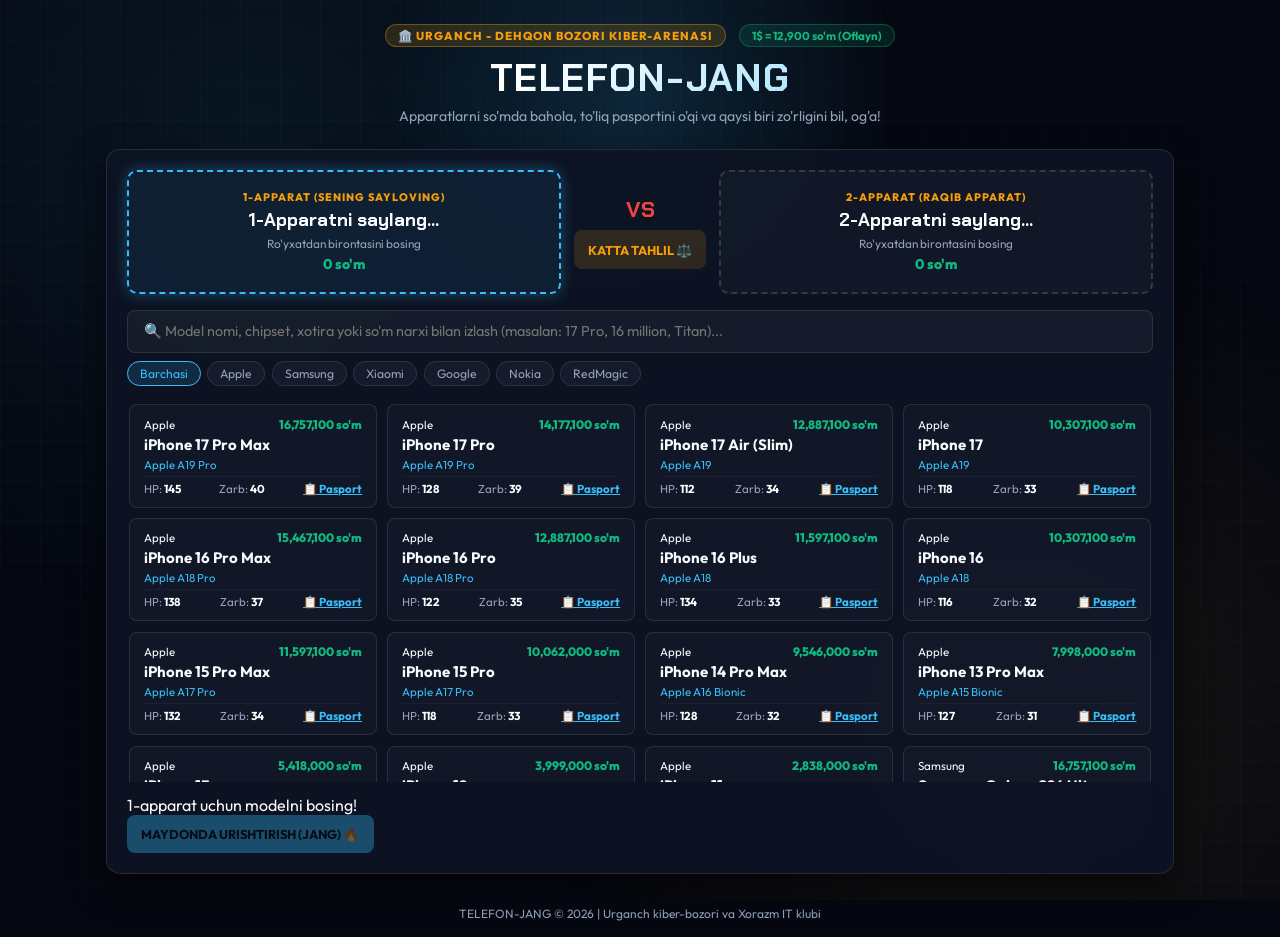
<file: static/index.html>
<!DOCTYPE html>
<html lang="uz">
<head>
  <meta charset="UTF-8">
  <meta name="viewport" content="width=device-width, initial-scale=1.0">
  <title>TELEFON-JANG | Urganch Dehqon Bozori Kiber Arenasi</title>
  <link rel="stylesheet" href="style.css">
  <link rel="preconnect" href="https://fonts.googleapis.com">
  <link rel="preconnect" href="https://fonts.gstatic.com" crossorigin>
  <link href="https://fonts.googleapis.com/css2?family=Chakra+Petch:wght@600;700;800&family=Outfit:wght@400;500;600;700;800&display=swap" rel="stylesheet">
</head>
<body>
  <div class="bg-khiva-pattern"></div>
  <div class="bg-glow"></div>
  
  <header class="app-header">
    <div class="header-top">
      <span class="badge">🏛️ URGANCH - DEHQON BOZORI KIBER-ARENASI</span>
      <span class="live-rate" id="usd-rate-badge">1$ = ... so'm</span>
    </div>
    <h1>TELEFON-JANG</h1>
    <p class="subtitle">Apparatlarni so'mda bahola, to'liq pasportini o'qi va qaysi biri zo'rligini bil, og'a!</p>
  </header>

  <main class="container">
    <!-- 1-BOSQICH: SAYLASH VA SOLISHTIRISH -->
    <section id="selection-phase" class="card">
      <div class="selection-slots">
        <div class="slot-card active-slot" id="slot-p1" onclick="setPickingSlot(1)">
          <span class="slot-badge">1-APPARAT (SENING SAYLOVING)</span>
          <h3 id="slot-name-p1">1-Apparatni saylang...</h3>
          <p id="slot-specs-p1" class="slot-sub">Ro'yxatdan birontasini bosing</p>
          <div id="slot-price-p1" class="slot-price-tag">0 so'm</div>
          <div class="slot-actions">
            <button class="btn-micro" id="btn-view-p1" onclick="event.stopPropagation(); openFullPassport(p1)" style="display:none;">📋 To'liq pasportini ko'rish</button>
          </div>
        </div>

        <div class="slot-vs">
          <span>VS</span>
          <button id="btn-compare-now" class="btn btn-compare" disabled>KATTA TAHLIL ⚖️</button>
        </div>

        <div class="slot-card" id="slot-p2" onclick="setPickingSlot(2)">
          <span class="slot-badge">2-APPARAT (RAQIB APPARAT)</span>
          <h3 id="slot-name-p2">2-Apparatni saylang...</h3>
          <p id="slot-specs-p2" class="slot-sub">Ro'yxatdan birontasini bosing</p>
          <div id="slot-price-p2" class="slot-price-tag">0 so'm</div>
          <div class="slot-actions">
            <button class="btn-micro" id="btn-view-p2" onclick="event.stopPropagation(); openFullPassport(p2)" style="display:none;">📋 To'liq pasportini ko'rish</button>
          </div>
        </div>
      </div>

      <!-- SOLISHTIRUV NATIJASI (QAYSI BIRI ZO'R?) -->
      <div id="comparison-box" class="comparison-box hidden">
        <div class="comp-head">
          <h4>⚖️ URGANCH BOZORI XULOSASI: QAYSI APPARAT ZO'R?</h4>
          <span id="verdict-tag" class="verdict-pill">Tahlil</span>
        </div>
        <div class="comp-grid" id="comp-details"></div>
      </div>

      <!-- Qidiruv va Filter -->
      <div class="filter-bar">
        <input type="text" id="search-box" placeholder="🔍 Model nomi, chipset, xotira yoki so'm narxi bilan izlash (masalan: 17 Pro, 16 million, Titan)..." autocomplete="off">
        <div class="brand-chips" id="brand-filters">
          <button class="chip-btn active" data-brand="all">Barchasi</button>
          <button class="chip-btn" data-brand="Apple">Apple</button>
          <button class="chip-btn" data-brand="Samsung">Samsung</button>
          <button class="chip-btn" data-brand="Xiaomi">Xiaomi</button>
          <button class="chip-btn" data-brand="Google">Google</button>
          <button class="chip-btn" data-brand="Nokia">Nokia</button>
          <button class="chip-btn" data-brand="Nubia">RedMagic</button>
        </div>
      </div>

      <!-- Ixcham Ro'yxat -->
      <div id="phone-grid" class="phone-compact-grid"></div>

      <div class="start-bar">
        <div id="selected-summary">1-apparat uchun modelni bosing!</div>
        <button id="btn-fight-start" class="btn btn-primary" disabled>MAYDONDA URISHTIRISH (JANG) 🔥</button>
      </div>
    </section>

    <!-- 2-BOSQICH: JANG ARENASI -->
    <section id="battle-phase" class="card hidden">
      <div class="arena-header">
        <div class="turn-indicator" id="turn-indicator">Navbat: 1-Ishtirokchida</div>
        <button id="btn-change-phone" class="btn-link">← Boshqa apparat saylash</button>
      </div>

      <div class="battlefield">
        <!-- 1-Apparat -->
        <div class="fighter-box p1" id="p1-box">
          <div class="fighter-top-row">
            <span class="fighter-role">1-APPARAT</span>
            <span class="fighter-price" id="p1-price">0 so'm</span>
          </div>
          <h3 id="p1-name" class="fighter-name">-</h3>
          <div class="chip-badge" id="p1-chip">-</div>
          
          <div class="stat-wrapper">
            <div class="stat-info"><span>🔋 Zaryad (HP):</span><span id="p1-hp-text">0/0</span></div>
            <div class="stat-track"><div id="p1-hp-bar" class="stat-fill hp-p1"></div></div>
          </div>

          <div class="stat-wrapper">
            <div class="stat-info"><span>⚡ Ulta quvvati:</span><span id="p1-energy-text">0%</span></div>
            <div class="stat-track"><div id="p1-energy-bar" class="stat-fill energy-fill"></div></div>
          </div>

          <div class="full-specs-table">
            <div class="spec-cell"><span>⚡ Zarb:</span><b id="p1-attack">0</b></div>
            <div class="spec-cell"><span>🛡 Himoya:</span><b id="p1-defense">0</b></div>
            <div class="spec-cell"><span>🔋 Batareya:</span><b id="p1-battery">-</b></div>
            <div class="spec-cell"><span>⚡ Zaryadlash:</span><b id="p1-charging">-</b></div>
            <div class="spec-cell"><span>📺 Ekran:</span><b id="p1-screen">-</b></div>
            <div class="spec-cell"><span>📷 Kamera:</span><b id="p1-camera">-</b></div>
            <div class="spec-cell"><span>🌡 Harorat:</span><b id="p1-temp">36°C</b></div>
            <div class="spec-cell"><span>🏗 Material:</span><b id="p1-mat">-</b></div>
          </div>
        </div>

        <!-- 2-Apparat -->
        <div class="fighter-box p2" id="p2-box">
          <div class="fighter-top-row">
            <span class="fighter-role">2-APPARAT</span>
            <span class="fighter-price" id="p2-price">0 so'm</span>
          </div>
          <h3 id="p2-name" class="fighter-name">-</h3>
          <div class="chip-badge" id="p2-chip">-</div>
          
          <div class="stat-wrapper">
            <div class="stat-info"><span>🔋 Zaryad (HP):</span><span id="p2-hp-text">0/0</span></div>
            <div class="stat-track"><div id="p2-hp-bar" class="stat-fill hp-p2"></div></div>
          </div>

          <div class="stat-wrapper">
            <div class="stat-info"><span>⚡ Ulta quvvati:</span><span id="p2-energy-text">0%</span></div>
            <div class="stat-track"><div id="p2-energy-bar" class="stat-fill energy-fill"></div></div>
          </div>

          <div class="full-specs-table">
            <div class="spec-cell"><span>⚡ Zarb:</span><b id="p2-attack">0</b></div>
            <div class="spec-cell"><span>🛡 Himoya:</span><b id="p2-defense">0</b></div>
            <div class="spec-cell"><span>🔋 Batareya:</span><b id="p2-battery">-</b></div>
            <div class="spec-cell"><span>⚡ Zaryadlash:</span><b id="p2-charging">-</b></div>
            <div class="spec-cell"><span>📺 Ekran:</span><b id="p2-screen">-</b></div>
            <div class="spec-cell"><span>📷 Kamera:</span><b id="p2-camera">-</b></div>
            <div class="spec-cell"><span>🌡 Harorat:</span><b id="p2-temp">36°C</b></div>
            <div class="spec-cell"><span>🏗 Material:</span><b id="p2-mat">-</b></div>
          </div>
        </div>
      </div>

      <!-- Taktik Harakatlar -->
      <div class="actions-panel">
        <button id="btn-attack" class="btn btn-attack">💥 GULLATIB URISH</button>
        <button id="btn-crit" class="btn btn-crit">🚀 OVERCLOCK (Kuchli zarb)</button>
        <button id="btn-cool" class="btn btn-cool">❄️ KULER QO'YISH (Sovutish)</button>
        <button id="btn-charge" class="btn btn-charge">🔌 PAYNETDAN PUL SOLISH (+HP)</button>
        <button id="btn-ulta" class="btn btn-ulta" disabled>🔥 TARAS-QARS ULTA (100%)</button>
      </div>

      <div class="commentary-box">
        <div class="commentary-header">Arena ovozi:</div>
        <p id="commentary-text">Maydon qizimoqda! 1-apparat, zarbani boshla og'a!</p>
      </div>
    </section>
  </main>

  <!-- KATTA PASPORT (TELEFON HAQIDA TO'LIQ MA'LUMOT SAHIFASI) -->
  <div id="modal-passport" class="modal-overlay hidden">
    <div class="modal-passport-box">
      <div class="passport-header">
        <div>
          <span class="passport-tag" id="pass-brand">Brend</span>
          <h2 id="pass-title">Telefon Nomi</h2>
          <div class="pass-prices">
            <span class="pass-usd" id="pass-usd">$0</span>
            <span class="pass-uzs" id="pass-uzs">0 so'm</span>
          </div>
        </div>
        <button class="modal-close-x" onclick="closePassport()">&times;</button>
      </div>

      <div class="passport-scroll-body">
        <!-- Bozor Usta Xulosasi (Xorazmcha) -->
        <div class="vibe-banner">
          <div class="vibe-title">🏛️ URGANCH BOZORI USTALARI XULOSASI:</div>
          <p id="pass-vibe" class="vibe-content">-</p>
        </div>

        <!-- 8 ta bo'limdan iborat to'liq ilmiy jadval -->
        <div class="passport-grid">
          <div class="pass-card">
            <h4>⚙️ Protsessor va Grafika</h4>
            <p id="pass-chip">-</p>
          </div>
          <div class="pass-card">
            <h4>💾 Xotira & Tezkor Xotira (RAM)</h4>
            <p id="pass-ram-storage">-</p>
          </div>
          <div class="pass-card">
            <h4>📺 Displey va Ko'z Himoyasi</h4>
            <p id="pass-screen">-</p>
          </div>
          <div class="pass-card">
            <h4>📷 Kameralar Majmuasi</h4>
            <p id="pass-camera">-</p>
          </div>
          <div class="pass-card">
            <h4>🔋 Akkumulyator & Zaryadlash</h4>
            <p id="pass-battery">-</p>
          </div>
          <div class="pass-card">
            <h4>🏗 Korpus, Material & Suvdan Himoya</h4>
            <p id="pass-materials">-</p>
          </div>
          <div class="pass-card">
            <h4>⚖️ Vazni & Gabarit O'lchami</h4>
            <p id="pass-dimensions">-</p>
          </div>
          <div class="pass-card">
            <h4>🛡 Jangona Ko'rsatkichlar</h4>
            <p id="pass-combat-stats">-</p>
          </div>
        </div>
      </div>

      <div class="passport-footer">
        <button class="btn btn-secondary" onclick="closePassport()">YOPISH ✖</button>
        <button class="btn btn-primary" id="btn-pick-from-modal">SHU APPARATNI SAYLASH ✅</button>
      </div>
    </div>
  </div>

  <!-- G'ALABA TAHLIL MODALI -->
  <div id="modal-verdict" class="modal-overlay hidden">
    <div class="modal-content">
      <div class="verdict-header">
        <span class="trophy-icon">🏆</span>
        <h2 id="verdict-winner-name">G'alaba!</h2>
        <span class="verdict-score" id="verdict-vs-text">-</span>
      </div>
      <div class="verdict-body">
        <h4 class="verdict-subtitle">NIMA SABABDAN YUTDI? (TEXNIK TAHLIL)</h4>
        <ul id="verdict-reasons" class="verdict-list"></ul>
      </div>
      <div class="verdict-footer">
        <button id="btn-play-again" class="btn btn-primary" style="width: 100%;">QAYTA SOLISHTIRISH / JANG 🔄</button>
      </div>
    </div>
  </div>

  <footer class="app-footer">
    <p>TELEFON-JANG &copy; 2026 | Urganch kiber-bozori va Xorazm IT klubi</p>
  </footer>

  <script src="script.js"></script>
</body>
</html>
</file>
<file: static/style.css>
:root {
  --bg: #050811;
  --card-bg: rgba(13, 20, 36, 0.94);
  --border: rgba(255, 255, 255, 0.1);
  --primary: #38bdf8;
  --primary-glow: rgba(56, 189, 248, 0.35);
  --accent: #f59e0b;
  --danger: #ef4444;
  --green: #10b981;
  --text: #f8fafc;
  --text-muted: #94a3b8;
  --radius: 14px;
}

* {
  box-sizing: border-box;
  margin: 0;
  padding: 0;
  font-family: 'Outfit', sans-serif;
}

body {
  background: var(--bg);
  color: var(--text);
  min-height: 100vh;
  display: flex;
  flex-direction: column;
  position: relative;
  overflow-x: hidden;
}

.bg-khiva-pattern {
  position: fixed;
  top: 0;
  left: 0;
  width: 100%;
  height: 100%;
  background-image: 
    radial-gradient(circle at 20% 15%, rgba(56, 189, 248, 0.08) 0%, transparent 40%),
    radial-gradient(circle at 80% 80%, rgba(245, 158, 11, 0.08) 0%, transparent 40%),
    linear-gradient(rgba(255, 255, 255, 0.015) 1px, transparent 1px),
    linear-gradient(90deg, rgba(255, 255, 255, 0.015) 1px, transparent 1px);
  background-size: 100% 100%, 100% 100%, 40px 40px, 40px 40px;
  pointer-events: none;
  z-index: 0;
}

.bg-glow {
  position: absolute;
  top: -10%;
  left: 50%;
  transform: translateX(-50%);
  width: 650px;
  height: 380px;
  background: radial-gradient(circle, rgba(56, 189, 248, 0.16) 0%, transparent 70%);
  pointer-events: none;
}

.app-header {
  text-align: center;
  padding: 1.5rem 1rem 0.5rem;
  position: relative;
  z-index: 1;
}

.header-top {
  display: flex;
  justify-content: center;
  align-items: center;
  gap: 0.8rem;
  flex-wrap: wrap;
  margin-bottom: 0.4rem;
}

.badge {
  background: rgba(245, 158, 11, 0.15);
  color: var(--accent);
  padding: 3px 12px;
  border-radius: 99px;
  font-size: 0.72rem;
  font-weight: 800;
  letter-spacing: 1px;
  border: 1px solid rgba(245, 158, 11, 0.35);
}

.live-rate {
  background: rgba(16, 185, 129, 0.12);
  color: var(--green);
  padding: 3px 12px;
  border-radius: 99px;
  font-size: 0.72rem;
  font-weight: 700;
  border: 1px solid rgba(16, 185, 129, 0.3);
}

.app-header h1 {
  font-family: 'Chakra Petch', sans-serif;
  font-size: 2.4rem;
  font-weight: 800;
  letter-spacing: 1.5px;
  background: linear-gradient(135deg, #ffffff 40%, var(--primary));
  -webkit-background-clip: text;
  -webkit-text-fill-color: transparent;
}

.subtitle {
  color: var(--text-muted);
  font-size: 0.88rem;
  margin-top: 0.2rem;
}

.container {
  max-width: 1100px;
  width: 100%;
  margin: 0 auto;
  padding: 1rem;
  flex: 1;
  position: relative;
  z-index: 1;
}

.card {
  background: var(--card-bg);
  border: 1px solid var(--border);
  border-radius: var(--radius);
  padding: 1.25rem;
  box-shadow: 0 14px 35px rgba(0,0,0,0.55);
  backdrop-filter: blur(12px);
}

.hidden {
  display: none !important;
}

/* TANLOV SLOTLARI */
.selection-slots {
  display: grid;
  grid-template-columns: 1fr auto 1fr;
  align-items: center;
  gap: 0.8rem;
  margin-bottom: 1rem;
}

.slot-card {
  background: rgba(255, 255, 255, 0.025);
  border: 2px dashed rgba(255, 255, 255, 0.15);
  border-radius: 10px;
  padding: 0.85rem;
  text-align: center;
  cursor: pointer;
  transition: all 0.2s ease;
}

.slot-card.active-slot {
  border-color: var(--primary);
  background: rgba(56, 189, 248, 0.08);
  box-shadow: 0 0 14px var(--primary-glow);
}

.slot-card.ready {
  border-style: solid;
  border-color: var(--green);
}

.slot-badge {
  font-size: 0.68rem;
  font-weight: 800;
  letter-spacing: 1px;
  color: var(--accent);
}

.slot-card h3 {
  font-family: 'Chakra Petch', sans-serif;
  font-size: 1.15rem;
  margin: 0.2rem 0;
}

.slot-sub {
  font-size: 0.74rem;
  color: var(--text-muted);
}

.slot-price-tag {
  display: inline-block;
  font-weight: 800;
  font-size: 0.88rem;
  color: var(--green);
  margin-top: 4px;
}

.slot-actions {
  margin-top: 6px;
}

.btn-micro {
  background: rgba(56, 189, 248, 0.12);
  border: 1px solid rgba(56, 189, 248, 0.3);
  color: var(--primary);
  font-size: 0.7rem;
  padding: 3px 8px;
  border-radius: 6px;
  cursor: pointer;
  font-weight: 600;
  transition: all 0.15s;
}
.btn-micro:hover {
  background: rgba(56, 189, 248, 0.25);
}

.slot-vs {
  display: flex;
  flex-direction: column;
  align-items: center;
  gap: 0.4rem;
}

.slot-vs span {
  font-family: 'Chakra Petch', sans-serif;
  font-weight: 800;
  font-size: 1.4rem;
  color: var(--danger);
}

.btn-compare {
  background: rgba(245, 158, 11, 0.15);
  color: var(--accent);
  border: 1px solid rgba(245, 158, 11, 0.35);
  padding: 5px 12px;
  font-size: 0.75rem;
  border-radius: 6px;
  font-weight: 700;
  cursor: pointer;
}

/* SOLISHTIRUV QUTISI */
.comparison-box {
  background: rgba(15, 23, 42, 0.95);
  border: 1px solid rgba(56, 189, 248, 0.3);
  border-radius: 10px;
  padding: 1rem;
  margin-bottom: 1rem;
  animation: fadeIn 0.3s ease;
}

.comp-head {
  display: flex;
  justify-content: space-between;
  align-items: center;
  border-bottom: 1px solid var(--border);
  padding-bottom: 0.5rem;
  margin-bottom: 0.6rem;
}

.comp-head h4 {
  font-family: 'Chakra Petch', sans-serif;
  font-size: 0.95rem;
  color: var(--primary);
}

.verdict-pill {
  font-size: 0.75rem;
  font-weight: 700;
  padding: 2px 10px;
  border-radius: 99px;
  background: rgba(16, 185, 129, 0.2);
  color: var(--green);
  border: 1px solid rgba(16, 185, 129, 0.3);
}

.comp-grid {
  display: grid;
  grid-template-columns: 1fr 1fr 1fr;
  gap: 0.5rem;
  font-size: 0.78rem;
}

.comp-item {
  background: rgba(255, 255, 255, 0.02);
  padding: 0.5rem 0.7rem;
  border-radius: 8px;
  border: 1px solid rgba(255,255,255,0.05);
}

.comp-item span {
  display: block;
  color: var(--text-muted);
  font-size: 0.7rem;
  margin-bottom: 2px;
}

.comp-item b.better {
  color: var(--green);
}

/* FILTR VA RO'YXAT */
.filter-bar {
  display: flex;
  flex-direction: column;
  gap: 0.5rem;
  margin-bottom: 0.8rem;
}

#search-box {
  width: 100%;
  padding: 0.7rem 1rem;
  background: rgba(255, 255, 255, 0.04);
  border: 1px solid var(--border);
  border-radius: 8px;
  color: #fff;
  font-size: 0.9rem;
  outline: none;
}

#search-box:focus {
  border-color: var(--primary);
}

.brand-chips {
  display: flex;
  gap: 0.4rem;
  overflow-x: auto;
  padding-bottom: 4px;
}

.chip-btn {
  background: rgba(255, 255, 255, 0.04);
  border: 1px solid var(--border);
  color: var(--text-muted);
  padding: 4px 12px;
  border-radius: 99px;
  font-size: 0.76rem;
  cursor: pointer;
  white-space: nowrap;
}

.chip-btn.active {
  background: rgba(56, 189, 248, 0.15);
  color: var(--primary);
  border-color: var(--primary);
}

.phone-compact-grid {
  display: grid;
  grid-template-columns: repeat(auto-fill, minmax(240px, 1fr));
  gap: 0.65rem;
  max-height: 380px;
  overflow-y: auto;
  padding: 2px;
  margin-bottom: 0.8rem;
}

.phone-compact-grid::-webkit-scrollbar {
  width: 5px;
}
.phone-compact-grid::-webkit-scrollbar-thumb {
  background: rgba(255, 255, 255, 0.2);
  border-radius: 99px;
}

.phone-item {
  background: rgba(255, 255, 255, 0.025);
  border: 1px solid var(--border);
  border-radius: 8px;
  padding: 0.7rem 0.85rem;
  cursor: pointer;
  transition: all 0.15s ease;
}

.phone-item:hover {
  border-color: var(--primary);
  background: rgba(56, 189, 248, 0.06);
}

.phone-item.selected-p1 {
  border-color: var(--primary);
  background: rgba(56, 189, 248, 0.14);
}

.phone-item.selected-p2 {
  border-color: var(--accent);
  background: rgba(245, 158, 11, 0.14);
}

.phone-item-head {
  display: flex;
  justify-content: space-between;
  font-size: 0.72rem;
}

.phone-item-head .price-uzs {
  color: var(--green);
  font-weight: 800;
  font-size: 0.76rem;
}

.phone-item-name {
  font-size: 0.94rem;
  font-weight: 700;
  margin: 3px 0;
  white-space: nowrap;
  overflow: hidden;
  text-overflow: ellipsis;
}

.phone-item-chip {
  font-size: 0.72rem;
  color: var(--primary);
  margin-bottom: 4px;
}

.phone-item-stats {
  display: flex;
  justify-content: space-between;
  font-size: 0.72rem;
  color: var(--text-muted);
  border-top: 1px solid rgba(255,255,255,0.04);
  padding-top: 4px;
}

.phone-item-stats b {
  color: #fff;
}

/* JANG MAYDONI */
.arena-header {
  display: flex;
  justify-content: space-between;
  align-items: center;
  margin-bottom: 0.8rem;
}

.turn-indicator {
  font-family: 'Chakra Petch', sans-serif;
  font-size: 0.95rem;
  color: var(--primary);
  font-weight: 700;
}

.btn-link {
  background: none;
  border: none;
  color: var(--primary);
  cursor: pointer;
  font-size: 0.82rem;
  text-decoration: underline;
}

.battlefield {
  display: grid;
  grid-template-columns: 1fr 1fr;
  gap: 1rem;
  margin-bottom: 1rem;
}

.fighter-box {
  background: rgba(255, 255, 255, 0.02);
  border: 1px solid var(--border);
  border-radius: 10px;
  padding: 0.9rem;
  transition: all 0.2s;
}

.fighter-box.active-turn {
  border-color: var(--primary);
  box-shadow: 0 0 15px var(--primary-glow);
}

.fighter-top-row {
  display: flex;
  justify-content: space-between;
  align-items: center;
}

.fighter-role {
  font-size: 0.65rem;
  font-weight: 800;
  color: var(--text-muted);
  letter-spacing: 1px;
}

.fighter-price {
  color: var(--green);
  font-weight: 800;
  font-size: 0.86rem;
}

.fighter-name {
  font-family: 'Chakra Petch', sans-serif;
  font-size: 1.25rem;
  margin: 2px 0;
}

.chip-badge {
  font-size: 0.74rem;
  color: var(--primary);
  margin-bottom: 0.5rem;
}

.stat-wrapper {
  margin-bottom: 0.45rem;
}

.stat-info {
  display: flex;
  justify-content: space-between;
  font-size: 0.74rem;
  margin-bottom: 2px;
}

.stat-track {
  width: 100%;
  height: 8px;
  background: rgba(255, 255, 255, 0.08);
  border-radius: 99px;
  overflow: hidden;
}

.stat-fill {
  height: 100%;
  transition: width 0.25s ease;
}

.hp-p1 { background: var(--green); }
.hp-p2 { background: var(--danger); }
.energy-fill { background: linear-gradient(90deg, #38bdf8, #c084fc); }

.full-specs-table {
  display: grid;
  grid-template-columns: 1fr 1fr;
  gap: 4px 8px;
  font-size: 0.72rem;
  border-top: 1px solid rgba(255, 255, 255, 0.08);
  padding-top: 6px;
  margin-top: 6px;
}

.spec-cell {
  display: flex;
  justify-content: space-between;
  border-bottom: 1px solid rgba(255, 255, 255, 0.03);
  padding: 2px 0;
}

.spec-cell span {
  color: var(--text-muted);
}

.spec-cell b {
  color: #fff;
  white-space: nowrap;
  overflow: hidden;
  text-overflow: ellipsis;
  max-width: 65%;
  text-align: right;
}

/* ACTIONS */
.actions-panel {
  display: grid;
  grid-template-columns: repeat(auto-fit, minmax(160px, 1fr));
  gap: 0.6rem;
  margin-bottom: 0.8rem;
}

.btn {
  padding: 0.7rem 0.9rem;
  border-radius: 8px;
  font-weight: 700;
  font-size: 0.8rem;
  border: none;
  cursor: pointer;
  transition: all 0.15s;
}

.btn:active { transform: scale(0.97); }

.btn-primary { background: var(--primary); color: #000; }
.btn-primary:disabled { opacity: 0.35; cursor: not-allowed; }

.btn-secondary { background: rgba(255, 255, 255, 0.08); color: #fff; border: 1px solid var(--border); }

.btn-attack { background: rgba(239, 68, 68, 0.15); color: #fca5a5; border: 1px solid rgba(239, 68, 68, 0.3); }
.btn-crit { background: rgba(245, 158, 11, 0.15); color: #fde68a; border: 1px solid rgba(245, 158, 11, 0.3); }
.btn-cool { background: rgba(56, 189, 248, 0.15); color: #7dd3fc; border: 1px solid rgba(56, 189, 248, 0.3); }
.btn-charge { background: rgba(16, 185, 129, 0.15); color: #6ee7b7; border: 1px solid rgba(16, 185, 129, 0.3); }
.btn-ulta { background: linear-gradient(135deg, #a855f7, #ec4899); color: #fff; }
.btn-ulta:disabled { opacity: 0.3; cursor: not-allowed; }

.commentary-box {
  background: rgba(0, 0, 0, 0.35);
  border: 1px dashed var(--border);
  border-radius: 8px;
  padding: 0.8rem;
  font-size: 0.88rem;
  min-height: 55px;
}

.commentary-header {
  font-size: 0.68rem;
  color: var(--accent);
  text-transform: uppercase;
}

/* =========================================
   KATTA PASPORT (TO'LIQ MA'LUMOT SAHIFASI)
========================================= */
.modal-overlay {
  position: fixed;
  top: 0;
  left: 0;
  width: 100vw;
  height: 100vh;
  background: rgba(0, 0, 0, 0.85);
  display: flex;
  justify-content: center;
  align-items: center;
  z-index: 1000;
  padding: 1rem;
  backdrop-filter: blur(8px);
}

.modal-passport-box {
  background: #0d1527;
  border: 1px solid rgba(56, 189, 248, 0.3);
  border-radius: 16px;
  max-width: 780px;
  width: 100%;
  max-height: 90vh;
  display: flex;
  flex-direction: column;
  box-shadow: 0 25px 60px rgba(0, 0, 0, 0.85);
  overflow: hidden;
}

.passport-header {
  display: flex;
  justify-content: space-between;
  align-items: flex-start;
  padding: 1.2rem 1.4rem;
  background: rgba(255, 255, 255, 0.02);
  border-bottom: 1px solid var(--border);
}

.passport-tag {
  font-size: 0.72rem;
  font-weight: 800;
  color: var(--accent);
  letter-spacing: 1px;
}

.passport-header h2 {
  font-family: 'Chakra Petch', sans-serif;
  font-size: 1.6rem;
  color: #fff;
  margin: 2px 0 4px;
}

.pass-prices {
  display: flex;
  gap: 0.8rem;
  align-items: center;
}

.pass-usd {
  color: var(--text-muted);
  font-size: 0.88rem;
}

.pass-uzs {
  color: var(--green);
  font-size: 1.1rem;
  font-weight: 800;
}

.modal-close-x {
  background: none;
  border: none;
  color: #fff;
  font-size: 1.8rem;
  cursor: pointer;
  line-height: 1;
}

.passport-scroll-body {
  padding: 1.2rem 1.4rem;
  overflow-y: auto;
  flex: 1;
}

.vibe-banner {
  background: rgba(245, 158, 11, 0.08);
  border: 1px solid rgba(245, 158, 11, 0.25);
  border-radius: 10px;
  padding: 0.9rem 1.1rem;
  margin-bottom: 1.2rem;
}

.vibe-title {
  font-size: 0.75rem;
  font-weight: 800;
  color: var(--accent);
  letter-spacing: 0.5px;
  margin-bottom: 4px;
}

.vibe-content {
  font-size: 0.9rem;
  color: #fde68a;
  line-height: 1.4;
  font-style: italic;
}

.passport-grid {
  display: grid;
  grid-template-columns: 1fr 1fr;
  gap: 0.8rem;
}

.pass-card {
  background: rgba(255, 255, 255, 0.025);
  border: 1px solid rgba(255, 255, 255, 0.06);
  border-radius: 10px;
  padding: 0.8rem 1rem;
}

.pass-card h4 {
  font-size: 0.76rem;
  color: var(--primary);
  margin-bottom: 4px;
  letter-spacing: 0.5px;
}

.pass-card p {
  font-size: 0.82rem;
  color: #e2e8f0;
  line-height: 1.35;
}

.passport-footer {
  display: flex;
  justify-content: flex-end;
  gap: 0.6rem;
  padding: 1rem 1.4rem;
  background: rgba(0, 0, 0, 0.3);
  border-top: 1px solid var(--border);
}

/* TAHLIL MODAL */
.modal-content {
  background: #0f172a;
  border: 1px solid var(--border);
  border-radius: 14px;
  max-width: 540px;
  width: 100%;
  padding: 1.5rem;
  text-align: center;
}

.trophy-icon { font-size: 2.5rem; }
.verdict-header h2 { font-family: 'Chakra Petch', sans-serif; color: var(--accent); margin: 0.3rem 0; }
.verdict-score { font-size: 0.85rem; color: var(--text-muted); }

.verdict-body {
  text-align: left;
  margin: 1.2rem 0;
  background: rgba(255, 255, 255, 0.02);
  border: 1px solid var(--border);
  border-radius: 8px;
  padding: 1rem;
}

.verdict-subtitle {
  font-size: 0.78rem;
  color: var(--primary);
  margin-bottom: 0.6rem;
}

.verdict-list {
  list-style: none;
  display: flex;
  flex-direction: column;
  gap: 0.5rem;
}

.verdict-list li {
  font-size: 0.82rem;
  color: #e2e8f0;
  line-height: 1.35;
  padding-left: 1.2rem;
  position: relative;
}

.verdict-list li::before {
  content: "✔";
  color: var(--green);
  position: absolute;
  left: 0;
}

.app-footer {
  text-align: center;
  padding: 1rem;
  color: var(--text-muted);
  font-size: 0.75rem;
}

@keyframes fadeIn {
  from { opacity: 0; transform: translateY(-5px); }
  to { opacity: 1; transform: translateY(0); }
}

@media (max-width: 680px) {
  .selection-slots, .battlefield, .comp-grid, .passport-grid {
    grid-template-columns: 1fr;
  }
  .slot-vs { margin: 0.5rem 0; }
}
</file>
